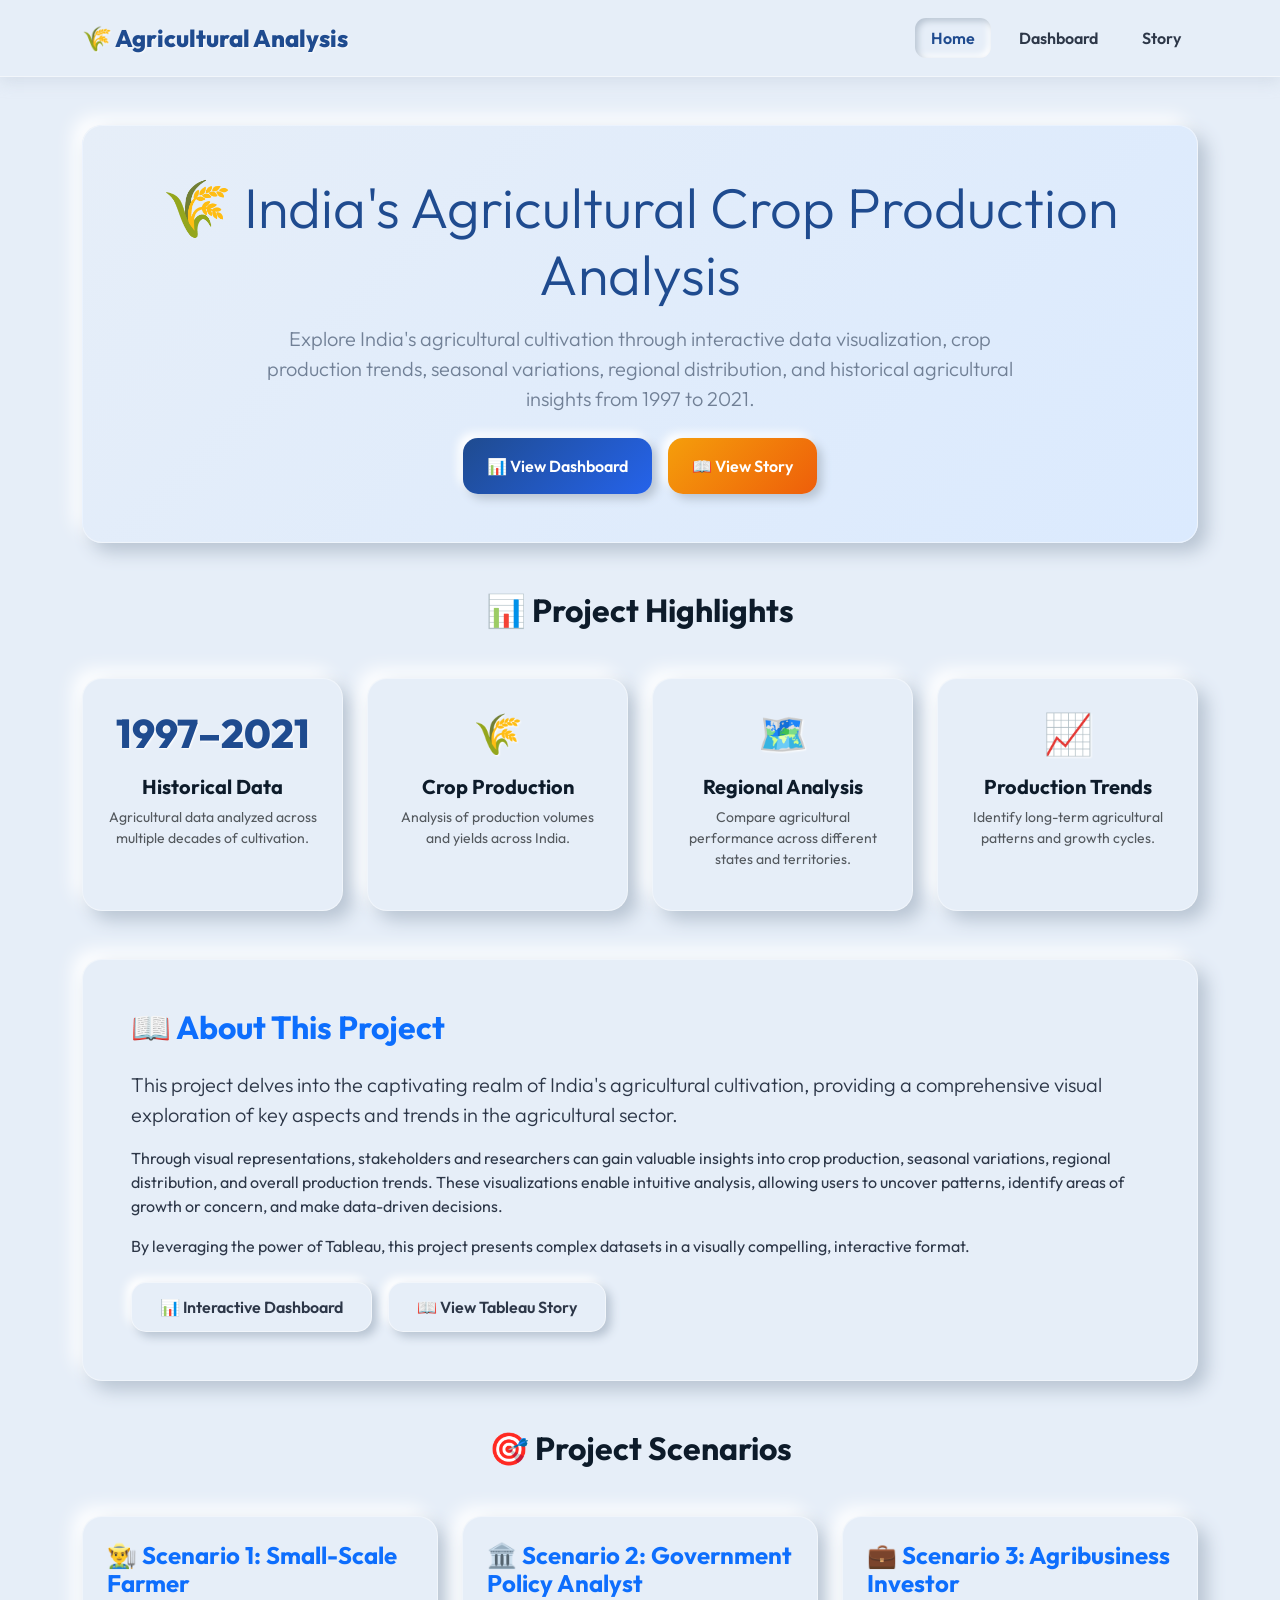
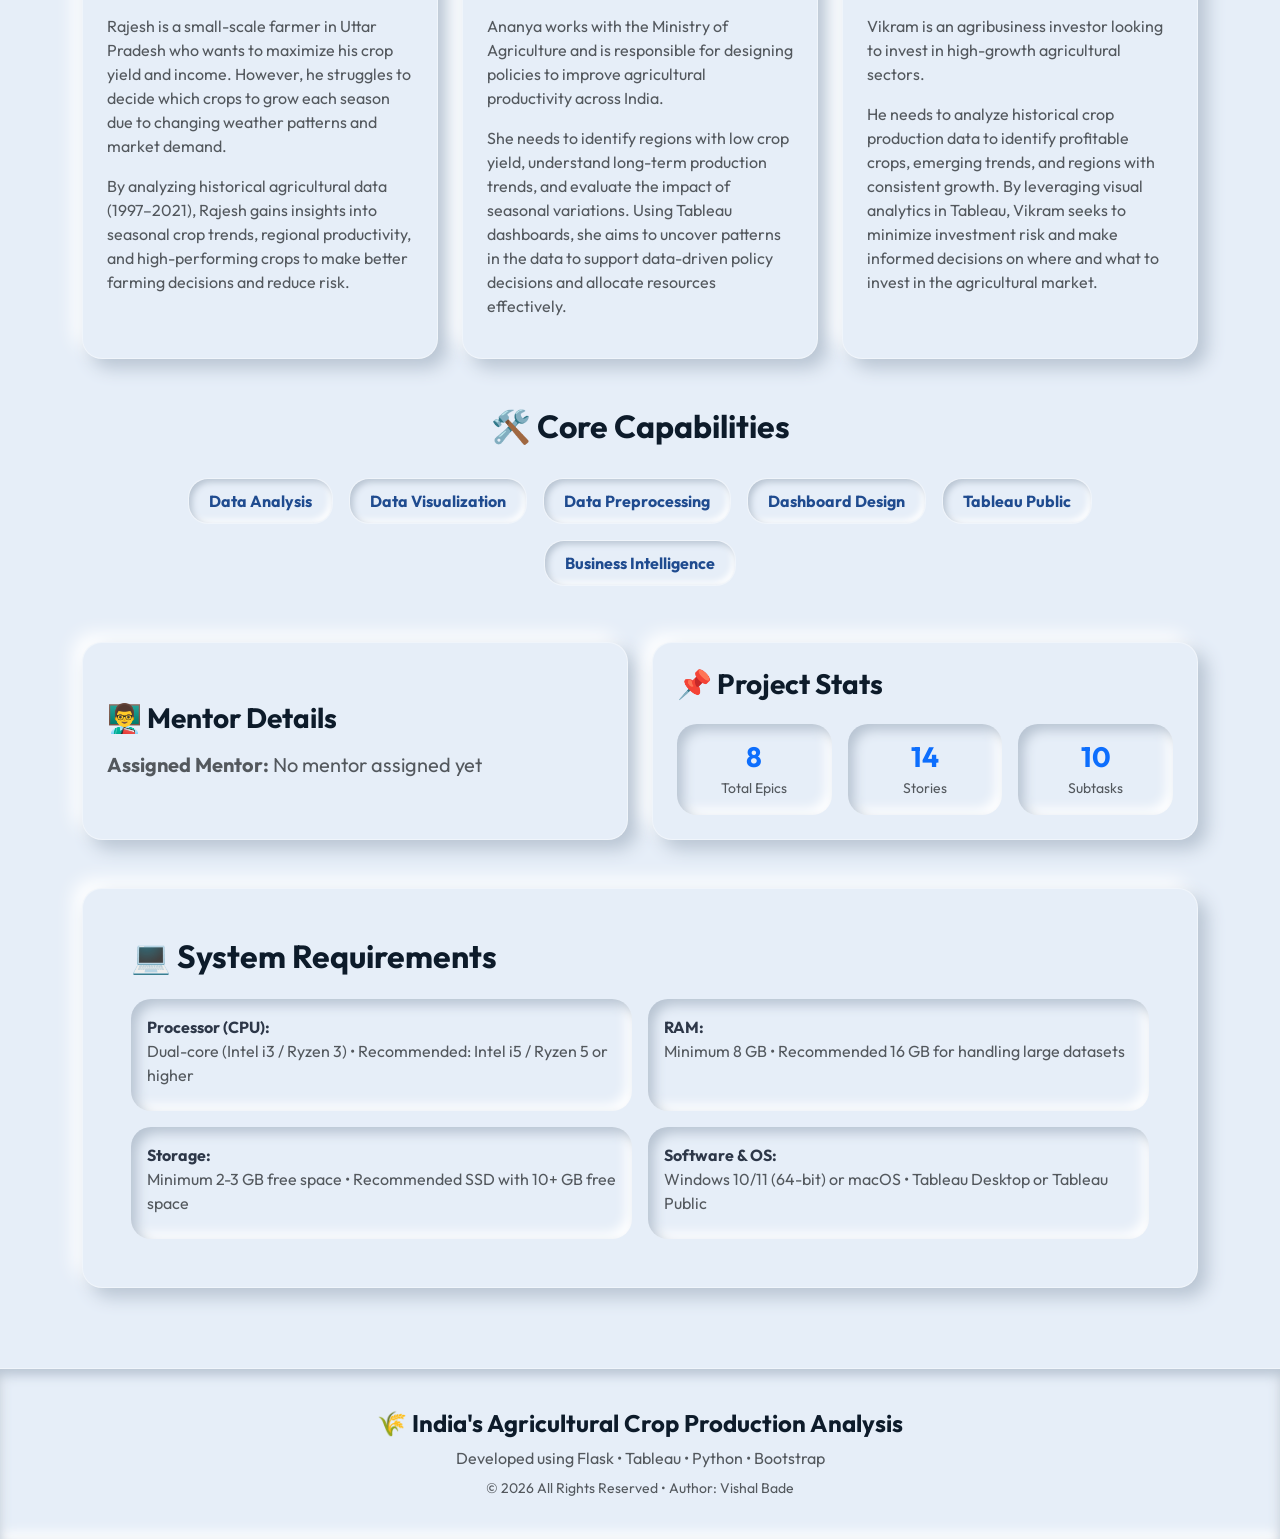
<file: templates/index.html>
<!DOCTYPE html>
<html lang="en">

<head>
    <meta charset="UTF-8">
    <meta name="viewport" content="width=device-width, initial-scale=1.0">
    <title>India's Agricultural Crop Production Analysis</title>
    <link href="https://cdn.jsdelivr.net/npm/bootstrap@5.3.3/dist/css/bootstrap.min.css" rel="stylesheet">
    <link rel="stylesheet" href="/static/css/style.css?v=1.1">
</head>

<body>

<!-- Navbar -->
<nav class="navbar navbar-expand-lg nm-navbar">
    <div class="container">
        <a class="navbar-brand" href="/">
            🌾 Agricultural Analysis
        </a>
        <button class="navbar-toggler" type="button" data-bs-toggle="collapse" data-bs-target="#navbarNav" aria-controls="navbarNav" aria-expanded="false" aria-label="Toggle navigation">
            <span class="navbar-toggler-icon"></span>
        </button>
        <div class="collapse navbar-collapse" id="navbarNav">
            <div class="navbar-nav ms-auto">
                <a class="nav-link active" href="/">Home</a>
                <a class="nav-link" href="/dashboard">Dashboard</a>
                <a class="nav-link" href="/story">Story</a>
            </div>
        </div>
    </div>
</nav>

<!-- Hero Section -->
<section class="container my-5">
    <div class="nm-raised p-5 text-center" style="background: linear-gradient(135deg, #e6eef8 0%, #dbeafe 100%);">
        <h1 class="display-4 mb-3" style="color: var(--primary-color);">🌾 India's Agricultural Crop Production Analysis</h1>
        <p class="lead mx-auto mb-4" style="max-width: 800px; color: var(--text-muted);">
            Explore India's agricultural cultivation through interactive data visualization, crop production trends, seasonal variations, regional distribution, and historical agricultural insights from 1997 to 2021.
        </p>
        <div class="d-flex justify-content-center gap-3 flex-wrap">
            <a href="/dashboard" class="nm-btn-primary px-4 py-3">📊 View Dashboard</a>
            <a href="/story" class="nm-btn-warning px-4 py-3">📖 View Story</a>
        </div>
    </div>
</section>

<!-- Highlights Section -->
<div class="container my-5">
    <h2 class="text-center mb-5">📊 Project Highlights</h2>
    <div class="row g-4">
        <div class="col-md-3">
            <div class="nm-raised-interactive text-center h-100">
                <div class="nm-stat">1997–2021</div>
                <h5 class="mb-2">Historical Data</h5>
                <p class="text-muted small">Agricultural data analyzed across multiple decades of cultivation.</p>
            </div>
        </div>
        <div class="col-md-3">
            <div class="nm-raised-interactive text-center h-100">
                <div class="nm-stat">🌾</div>
                <h5 class="mb-2">Crop Production</h5>
                <p class="text-muted small">Analysis of production volumes and yields across India.</p>
            </div>
        </div>
        <div class="col-md-3">
            <div class="nm-raised-interactive text-center h-100">
                <div class="nm-stat">🗺️</div>
                <h5 class="mb-2">Regional Analysis</h5>
                <p class="text-muted small">Compare agricultural performance across different states and territories.</p>
            </div>
        </div>
        <div class="col-md-3">
            <div class="nm-raised-interactive text-center h-100">
                <div class="nm-stat">📈</div>
                <h5 class="mb-2">Production Trends</h5>
                <p class="text-muted small">Identify long-term agricultural patterns and growth cycles.</p>
            </div>
        </div>
    </div>
</div>

<!-- About Section -->
<div class="container my-5">
    <div class="nm-raised p-4 p-md-5">
        <h2 class="mb-4 text-primary">📖 About This Project</h2>
        <p class="lead">
            This project delves into the captivating realm of India's agricultural cultivation, providing a comprehensive visual exploration of key aspects and trends in the agricultural sector.
        </p>
        <p>
            Through visual representations, stakeholders and researchers can gain valuable insights into crop production, seasonal variations, regional distribution, and overall production trends. These visualizations enable intuitive analysis, allowing users to uncover patterns, identify areas of growth or concern, and make data-driven decisions.
        </p>
        <p>
            By leveraging the power of Tableau, this project presents complex datasets in a visually compelling, interactive format.
        </p>
        <div class="mt-4 d-flex gap-3">
            <a href="/dashboard" class="nm-btn">📊 Interactive Dashboard</a>
            <a href="/story" class="nm-btn">📖 View Tableau Story</a>
        </div>
    </div>
</div>

<!-- Scenarios Section -->
<div class="container my-5">
    <h2 class="text-center mb-5">🎯 Project Scenarios</h2>
    <div class="row g-4">
        <div class="col-lg-4">
            <div class="nm-raised-interactive h-100">
                <h4 class="text-primary mb-3">👨‍🌾 Scenario 1: Small-Scale Farmer</h4>
                <p class="text-muted">
                    Rajesh is a small-scale farmer in Uttar Pradesh who wants to maximize his crop yield and income. However, he struggles to decide which crops to grow each season due to changing weather patterns and market demand.
                </p>
                <p class="text-muted">
                    By analyzing historical agricultural data (1997–2021), Rajesh gains insights into seasonal crop trends, regional productivity, and high-performing crops to make better farming decisions and reduce risk.
                </p>
            </div>
        </div>
        <div class="col-lg-4">
            <div class="nm-raised-interactive h-100">
                <h4 class="text-primary mb-3">🏛️ Scenario 2: Government Policy Analyst</h4>
                <p class="text-muted">
                    Ananya works with the Ministry of Agriculture and is responsible for designing policies to improve agricultural productivity across India.
                </p>
                <p class="text-muted">
                    She needs to identify regions with low crop yield, understand long-term production trends, and evaluate the impact of seasonal variations. Using Tableau dashboards, she aims to uncover patterns in the data to support data-driven policy decisions and allocate resources effectively.
                </p>
            </div>
        </div>
        <div class="col-lg-4">
            <div class="nm-raised-interactive h-100">
                <h4 class="text-primary mb-3">💼 Scenario 3: Agribusiness Investor</h4>
                <p class="text-muted">
                    Vikram is an agribusiness investor looking to invest in high-growth agricultural sectors.
                </p>
                <p class="text-muted">
                    He needs to analyze historical crop production data to identify profitable crops, emerging trends, and regions with consistent growth. By leveraging visual analytics in Tableau, Vikram seeks to minimize investment risk and make informed decisions on where and what to invest in the agricultural market.
                </p>
            </div>
        </div>
    </div>
</div>

<!-- Skills Section -->
<div class="container my-5 text-center">
    <h2 class="mb-4">🛠️ Core Capabilities</h2>
    <div class="d-flex flex-wrap justify-content-center">
        <span class="nm-badge">Data Analysis</span>
        <span class="nm-badge">Data Visualization</span>
        <span class="nm-badge">Data Preprocessing</span>
        <span class="nm-badge">Dashboard Design</span>
        <span class="nm-badge">Tableau Public</span>
        <span class="nm-badge">Business Intelligence</span>
    </div>
</div>

<!-- Mentor & Stats Section -->
<div class="container my-5">
    <div class="row g-4">
        <!-- Mentor -->
        <div class="col-md-6">
            <div class="nm-raised h-100 d-flex flex-column justify-content-center">
                <h3 class="mb-3">👨‍🏫 Mentor Details</h3>
                <p class="fs-5 text-muted mb-0">
                    <strong>Assigned Mentor:</strong> No mentor assigned yet
                </p>
            </div>
        </div>
        <!-- Project Stats -->
        <div class="col-md-6">
            <div class="nm-raised h-100">
                <h3 class="mb-4">📌 Project Stats</h3>
                <div class="row text-center g-3">
                    <div class="col-4">
                        <div class="nm-sunken py-3">
                            <div class="h3 fw-bold mb-1 text-primary">8</div>
                            <div class="small text-muted">Total Epics</div>
                        </div>
                    </div>
                    <div class="col-4">
                        <div class="nm-sunken py-3">
                            <div class="h3 fw-bold mb-1 text-primary">14</div>
                            <div class="small text-muted">Stories</div>
                        </div>
                    </div>
                    <div class="col-4">
                        <div class="nm-sunken py-3">
                            <div class="h3 fw-bold mb-1 text-primary">10</div>
                            <div class="small text-muted">Subtasks</div>
                        </div>
                    </div>
                </div>
            </div>
        </div>
    </div>
</div>

<!-- System Requirements -->
<div class="container my-5">
    <div class="nm-raised p-4 p-md-5">
        <h2 class="mb-4">💻 System Requirements</h2>
        <div class="row g-3">
            <div class="col-md-6">
                <div class="nm-sunken p-3 mb-2 h-100">
                    <strong>Processor (CPU):</strong><br>
                    <span class="text-muted">Dual-core (Intel i3 / Ryzen 3) &bull; Recommended: Intel i5 / Ryzen 5 or higher</span>
                </div>
            </div>
            <div class="col-md-6">
                <div class="nm-sunken p-3 mb-2 h-100">
                    <strong>RAM:</strong><br>
                    <span class="text-muted">Minimum 8 GB &bull; Recommended 16 GB for handling large datasets</span>
                </div>
            </div>
            <div class="col-md-6">
                <div class="nm-sunken p-3 mb-2 h-100">
                    <strong>Storage:</strong><br>
                    <span class="text-muted">Minimum 2-3 GB free space &bull; Recommended SSD with 10+ GB free space</span>
                </div>
            </div>
            <div class="col-md-6">
                <div class="nm-sunken p-3 mb-2 h-100">
                    <strong>Software & OS:</strong><br>
                    <span class="text-muted">Windows 10/11 (64-bit) or macOS &bull; Tableau Desktop or Tableau Public</span>
                </div>
            </div>
        </div>
    </div>
</div>

<!-- Footer -->
<footer class="nm-footer">
    <div class="container">
        <h4 class="mb-2">🌾 India's Agricultural Crop Production Analysis</h4>
        <p class="mb-2 text-muted">Developed using Flask &bull; Tableau &bull; Python &bull; Bootstrap</p>
        <p class="mb-0 text-muted small">&copy; 2026 All Rights Reserved &bull; Author: Vishal Bade</p>
    </div>
</footer>

<script src="https://cdn.jsdelivr.net/npm/bootstrap@5.3.3/dist/js/bootstrap.bundle.min.js"></script>
</body>

</html>
</file>
<file: static/css/style.css>
@import url('https://fonts.googleapis.com/css2?family=Outfit:wght@300;400;500;600;700;800&display=swap');

:root {
    --bg-color: #e6eef8;
    --text-color: #2d3748;
    --text-muted: #718096;
    --primary-color: #1f4b8f;
    --primary-grad: linear-gradient(135deg, #1f4b8f, #2563eb);
    --warning-grad: linear-gradient(135deg, #f59e0b, #ee5e0a);
    --light-shadow: #ffffff;
    --dark-shadow: #b8c4d2;
    --accent-blue: #00d4ff;
}

body {
    font-family: 'Outfit', sans-serif;
    background-color: var(--bg-color);
    color: var(--text-color);
    margin: 0;
    padding: 0;
    transition: background 0.3s ease;
}

/* Typography */
h1, h2, h3, h4, h5, h6 {
    font-weight: 700;
    color: #0d1b2a;
}

/* Neumorphism Classes */
.nm-raised {
    background: var(--bg-color);
    box-shadow: 9px 9px 18px var(--dark-shadow), -9px -9px 18px var(--light-shadow);
    border-radius: 20px;
    border: 1px solid rgba(255, 255, 255, 0.4);
    padding: 24px;
}

.nm-raised-interactive {
    background: var(--bg-color);
    box-shadow: 9px 9px 18px var(--dark-shadow), -9px -9px 18px var(--light-shadow);
    border-radius: 20px;
    border: 1px solid rgba(255, 255, 255, 0.4);
    padding: 24px;
    transition: all 0.3s cubic-bezier(0.4, 0, 0.2, 1);
}

.nm-raised-interactive:hover {
    transform: translateY(-5px);
    box-shadow: 14px 14px 28px var(--dark-shadow), -14px -14px 28px var(--light-shadow);
}

.nm-raised-interactive:active {
    transform: translateY(1px);
    box-shadow: 4px 4px 8px var(--dark-shadow), -4px -4px 8px var(--light-shadow);
}

.nm-sunken {
    background: var(--bg-color);
    box-shadow: inset 6px 6px 12px var(--dark-shadow), inset -6px -6px 12px var(--light-shadow);
    border-radius: 20px;
    border: none;
    padding: 24px;
}

/* Navbar */
.nm-navbar {
    background: var(--bg-color);
    box-shadow: 0 4px 15px rgba(184, 196, 210, 0.4);
    border-bottom: 1px solid rgba(255, 255, 255, 0.5);
    padding: 15px 0;
}

.nm-navbar .navbar-brand {
    color: var(--primary-color) !important;
    font-weight: 800;
    font-size: 24px;
    display: flex;
    align-items: center;
    gap: 8px;
    text-shadow: 1px 1px 2px rgba(255, 255, 255, 0.8);
}

.nm-navbar .nav-link {
    color: var(--text-color) !important;
    font-weight: 600;
    margin-left: 10px;
    padding: 8px 16px !important;
    border-radius: 12px;
    transition: all 0.2s ease;
    border: 1px solid transparent;
}

.nm-navbar .nav-link:hover {
    color: var(--primary-color) !important;
    background: var(--bg-color);
    box-shadow: 3px 3px 6px var(--dark-shadow), -3px -3px 6px var(--light-shadow);
}

.nm-navbar .nav-link.active {
    box-shadow: inset 3px 3px 6px var(--dark-shadow), inset -3px -3px 6px var(--light-shadow);
    color: var(--primary-color) !important;
}

/* Buttons */
.nm-btn {
    display: inline-block;
    padding: 12px 28px;
    font-weight: 600;
    color: var(--text-color) !important;
    background: var(--bg-color);
    border-radius: 15px;
    border: 1px solid rgba(255, 255, 255, 0.5);
    box-shadow: 5px 5px 10px var(--dark-shadow), -5px -5px 10px var(--light-shadow);
    transition: all 0.2s cubic-bezier(0.4, 0, 0.2, 1);
    text-decoration: none;
    text-align: center;
}

.nm-btn:hover {
    box-shadow: 2px 2px 5px var(--dark-shadow), -2px -2px 5px var(--light-shadow);
    transform: translateY(-1px);
    color: var(--primary-color) !important;
}

.nm-btn:active {
    box-shadow: inset 3px 3px 6px var(--dark-shadow), inset -3px -3px 6px var(--light-shadow);
    transform: translateY(1px);
}

.nm-btn-primary {
    display: inline-block;
    padding: 12px 28px;
    font-weight: 600;
    color: white !important;
    background: var(--primary-grad);
    border-radius: 15px;
    border: none;
    box-shadow: 5px 5px 10px var(--dark-shadow), -5px -5px 10px var(--light-shadow);
    transition: all 0.2s ease;
    text-decoration: none;
    text-align: center;
}

.nm-btn-primary:hover {
    opacity: 0.95;
    transform: translateY(-2px);
    box-shadow: 7px 7px 14px var(--dark-shadow), -7px -7px 14px var(--light-shadow);
}

.nm-btn-primary:active {
    transform: translateY(1px);
    box-shadow: inset 3px 3px 6px rgba(0,0,0,0.2);
}

.nm-btn-warning {
    display: inline-block;
    padding: 12px 28px;
    font-weight: 600;
    color: white !important;
    background: var(--warning-grad);
    border-radius: 15px;
    border: none;
    box-shadow: 5px 5px 10px var(--dark-shadow), -5px -5px 10px var(--light-shadow);
    transition: all 0.2s ease;
    text-decoration: none;
    text-align: center;
}

.nm-btn-warning:hover {
    opacity: 0.95;
    transform: translateY(-2px);
    box-shadow: 7px 7px 14px var(--dark-shadow), -7px -7px 14px var(--light-shadow);
}

.nm-btn-warning:active {
    transform: translateY(1px);
    box-shadow: inset 3px 3px 6px rgba(0,0,0,0.2);
}

/* Badges / Skills */
.nm-badge {
    display: inline-block;
    background: var(--bg-color);
    color: var(--primary-color);
    box-shadow: inset 3px 3px 6px var(--dark-shadow), inset -3px -3px 6px var(--light-shadow);
    padding: 10px 20px;
    border-radius: 20px;
    font-weight: 700;
    margin: 8px;
    border: 1px solid rgba(255, 255, 255, 0.4);
    transition: all 0.2s ease;
}

.nm-badge:hover {
    box-shadow: 3px 3px 6px var(--dark-shadow), -3px -3px 6px var(--light-shadow);
    color: #2563eb;
}

/* Frame for Embedded Tableau visualizations */
.nm-iframe-container {
    padding: 24px;
    background: var(--bg-color);
    box-shadow: inset 6px 6px 15px var(--dark-shadow), inset -6px -6px 15px var(--light-shadow);
    border-radius: 24px;
    border: 1px solid rgba(255,255,255,0.5);
    margin-top: 30px;
    overflow-x: auto;
}

.nm-iframe-container iframe {
    border-radius: 16px;
    box-shadow: 4px 4px 10px rgba(0,0,0,0.05);
    min-width: 1450px;
}

/* Stat Circle/Header text spacing */
.nm-stat {
    font-size: 40px;
    font-weight: 800;
    color: var(--primary-color);
    margin-bottom: 12px;
    text-shadow: 1px 1px 2px var(--light-shadow);
}

/* Footer styling */
.nm-footer {
    background: var(--bg-color);
    box-shadow: inset 0 6px 12px var(--dark-shadow), inset 0 -6px 12px var(--light-shadow);
    color: var(--text-color);
    text-align: center;
    padding: 40px 20px;
    margin-top: 80px;
    border-top: 1px solid rgba(255, 255, 255, 0.4);
}
</file>
